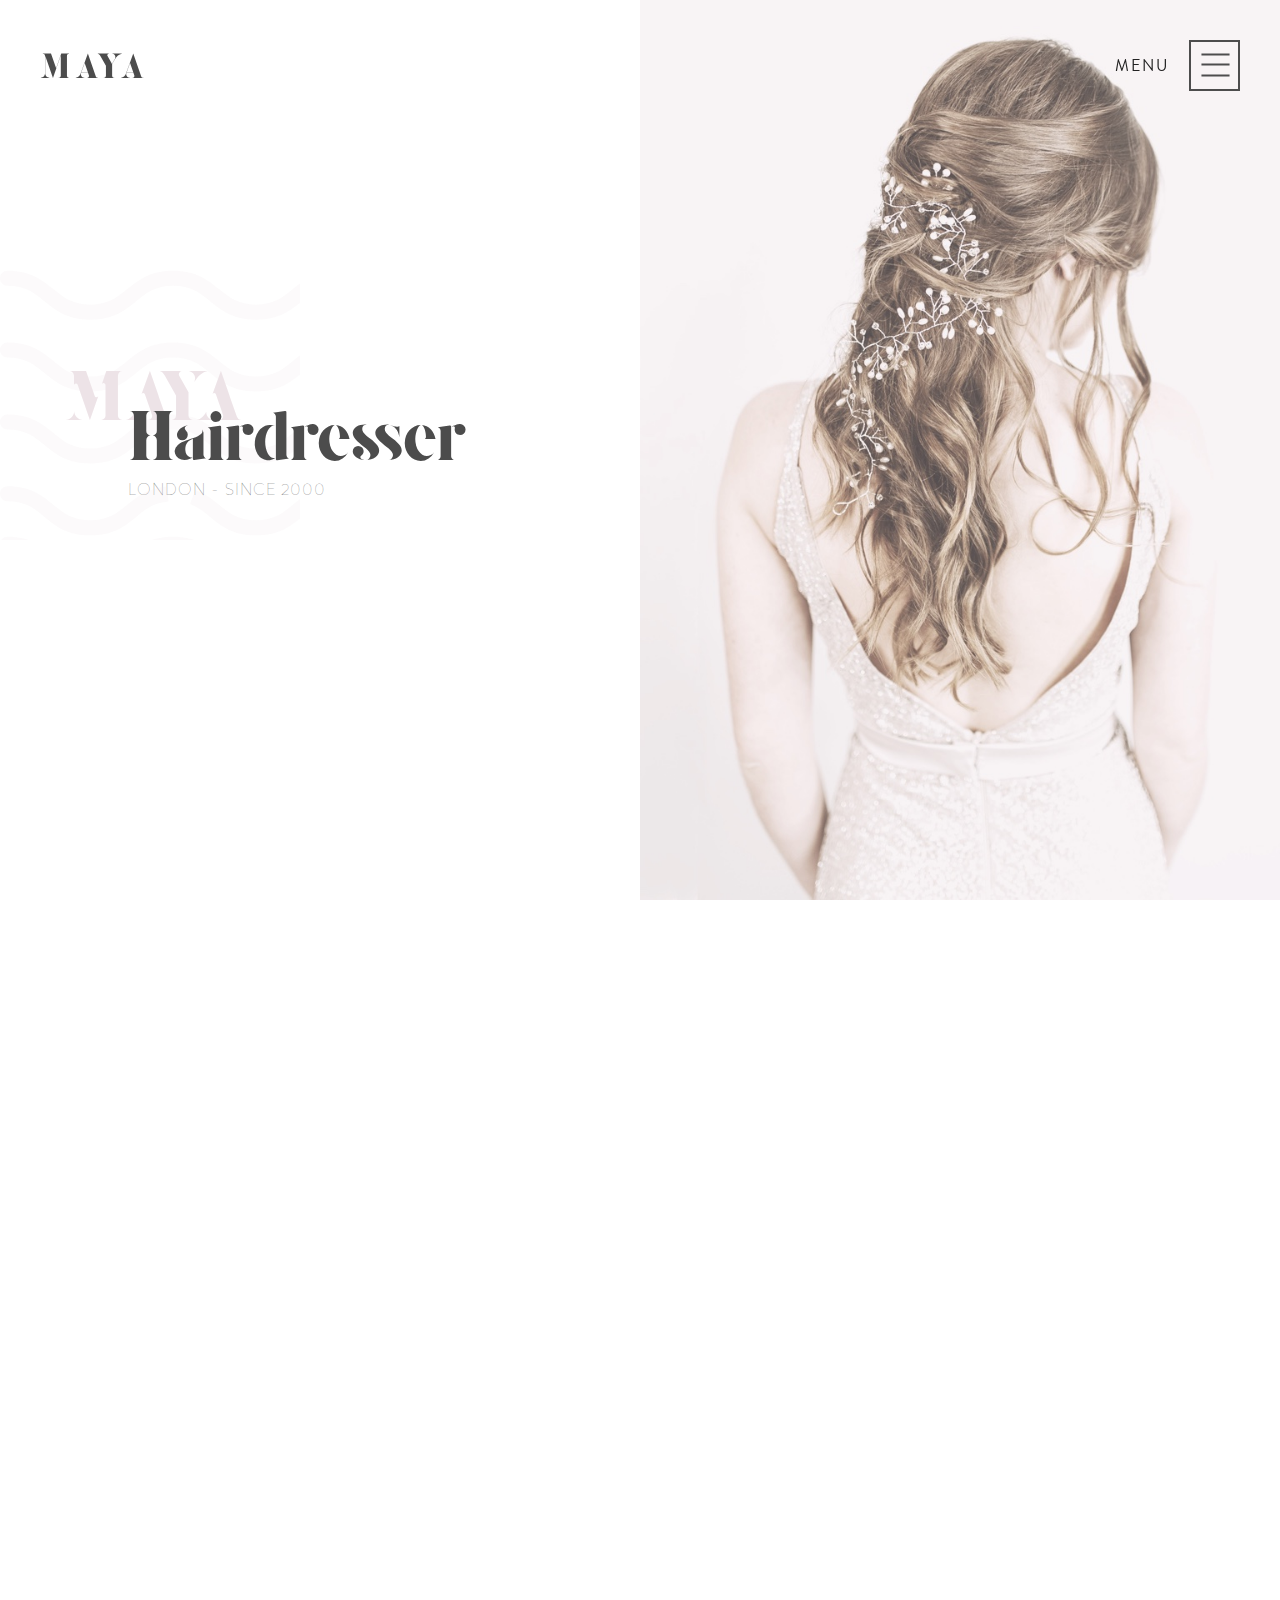
<file: index.html>
<!DOCTYPE html>
<html lang="en">

<head>
	<meta charset="UTF-8">
	<meta name="viewport" content="width=device-width, initial-scale=1.0">
	<meta http-equiv="X-UA-Compatible" content="ie=edge">
	<title>Maya</title>
	<link href="./css/index.css" rel="stylesheet" />
</head>

<body>
	<div class="menu-open">
		<div class="header__top">
			<img src="./Assets/logo.svg" alt="" class="header__logo">
			<div class="header__menu">
				<img src="./Assets/menu_close.svg" alt="" class="header__menu-icon close">
			</div>
		</div>

		<div class="menu-open__items">
			<a href="/Maya/index.html">HOME</a>
			<a href="/Maya/about.html">ABOUT MAYA</a>
			<a href="/Maya/prices.html">PRICES</a>
			<a href="/Maya/contact.html">CONTACT</a>
		</div>
	</div>


	<div class="header__top fixed">
		<img src="./Assets/logo.svg" alt="" class="header__logo">
		<div class="header__menu">

			<p class="header__menu-text">MENU</p>
			<img src="./Assets/menu.svg" alt="" class="header__menu-icon open">
		</div>
	</div>


	<!-- <div class="menu">
		<img src="./Assets/logo.svg" alt="" class="menu__logo">

		<div class="nav">
			<p class="nav__title">MENU</p>
			<img src="./Assets/menu.svg" alt="" class="nav__icon open">
		</div>
	</div> -->

	<div id="fullpage">
		<div class="section">
			<div class="section-one">
				<div class="section-one__text">
					<h1>Hairdresser</h1>
					<h2>LONDON - SINCE 2000</h2>

				</div>
				<div class="section-one__bgc"></div>
			</div>
		</div>
		<div class="section">
			<div class="section-two">

				<div class="section-two__bgc"></div>

				<div class="section-two__text">
					<h1>Your hair experts</h1>
					<p>Lorem ipsum dolor sit amet, consectetur adipisicing elit, sed do eiusmod tempor incididunt ut
						labore et dolore magna aliqua. Ut enim ad minim veniam.</p>
					<a href="/Maya/about.html" class="section-two__button button">Read more</a>

				</div>
			</div>
		</div>

		<div class="section">
			<div class="section-three">

				<div class="section-three__text">
					<h1>Working hours</h1>
					<div class="section-three__details">
						<div class="section-three__single-info">
							<p>Weekdays</p>
							<p>9am - 9pm</p>
						</div>
						<div class="section-three__single-info">
							<p>Saturday</p>
							<p>9am - 9pm</p>
						</div>
						<div class="section-three__single-info">
							<p>Sunday</p>
							<p>9am - 9pm</p>
						</div>

					</div>
					<a href="/Maya/contact.html" class="section-three__button button">Read more</a>

				</div>

				<div class="section-three__bgc"></div>

			</div>
		</div>

		<div class="section">
			<div class="section-four">


				<div class="section-four__bgc"></div>


				<div class="section-four__text">
					<h1>Prices</h1>
					<div class="section-four__details">
						<h2>Ladies hair wash, cut and blowdry</h2>
						<div class="section-four__single-info">
							<p>Short hair</p>
							<p>£45</p>
						</div>
						<div class="section-four__single-info">
							<p>Medium hair</p>
							<p>£60</p>
						</div>
						<div class="section-four__single-info">
							<p>Long hair</p>
							<p>£75</p>
						</div>

					</div>

					<div class="section-four__details">
						<h2>Hair colouring</h2>
						<div class="section-four__single-info">
							<p>Permanent colour</p>
							<p>£45</p>
						</div>
						<div class="section-four__single-info">
							<p>Highlights</p>
							<p>£60</p>
						</div>
						<div class="section-four__single-info">
							<p>Balayage or Ombré</p>
							<p>£75</p>
						</div>

					</div>

					<a href="/Maya/prices.html" class="section-four__button button">Details</a>

				</div>


			</div>
		</div>

	</div>




	<script type="text/javascript" src="./js/fullpage.js"></script>
	<script>
		if (window.innerWidth > 750) {
			var myFullpage = new fullpage('#fullpage', {
				//Navigation
				menu: '#menu',
				lockAnchors: false,
				anchors: ['firstPage', 'secondPage'],
				navigation: false,
				navigationPosition: 'right',
				navigationTooltips: ['firstSlide', 'secondSlide'],
				showActiveTooltip: false,
				slidesNavigation: false,
				slidesNavPosition: 'bottom',

				//Scrolling
				css3: true,
				scrollingSpeed: 700,
				autoScrolling: true,
				fitToSection: true,
				fitToSectionDelay: 1000,
				scrollBar: false,
				easing: 'easeInOutCubic',
				easingcss3: 'ease',
				loopBottom: false,
				loopTop: false,
				loopHorizontal: true,
				continuousVertical: false,
				continuousHorizontal: false,
				scrollHorizontally: false,
				interlockedSlides: false,
				dragAndMove: false,
				offsetSections: false,
				resetSliders: false,
				fadingEffect: false,
				normalScrollElements: '#element1, .element2',
				scrollOverflow: false,
				scrollOverflowReset: false,
				scrollOverflowOptions: null,
				touchSensitivity: 15,
				bigSectionsDestination: null,

				//Accessibility
				keyboardScrolling: true,
				animateAnchor: true,
				recordHistory: true,

				//Design
				controlArrows: true,
				verticalCentered: true,
				sectionsColor: ['#ccc', '#fff'],
				paddingTop: '0px',
				paddingBottom: '0px',
				fixedElements: '#header, .footer',
				responsiveWidth: 0,
				responsiveHeight: 0,
				responsiveSlides: false,
				parallax: false,
				parallaxOptions: {
					type: 'reveal',
					percentage: 62,
					property: 'translate'
				},
				cards: false,
				cardsOptions: {
					perspective: 100,
					fadeContent: true,
					fadeBackground: true
				},

				//Custom selectors
				sectionSelector: '.section',
				slideSelector: '.slide',

				lazyLoading: true,

				//events
				onLeave: function (origin, destination, direction) {},
				afterLoad: function (origin, destination, direction) {},
				afterRender: function () {},
				afterResize: function (width, height) {},
				afterReBuild: function () {},
				afterResponsive: function (isResponsive) {},
				afterSlideLoad: function (section, origin, destination, direction) {},
				onSlideLeave: function (section, origin, destination, direction) {}
			})
		}
	</script>

	<script src="./js/menu.js"></script>
</body>

</html>
</file>
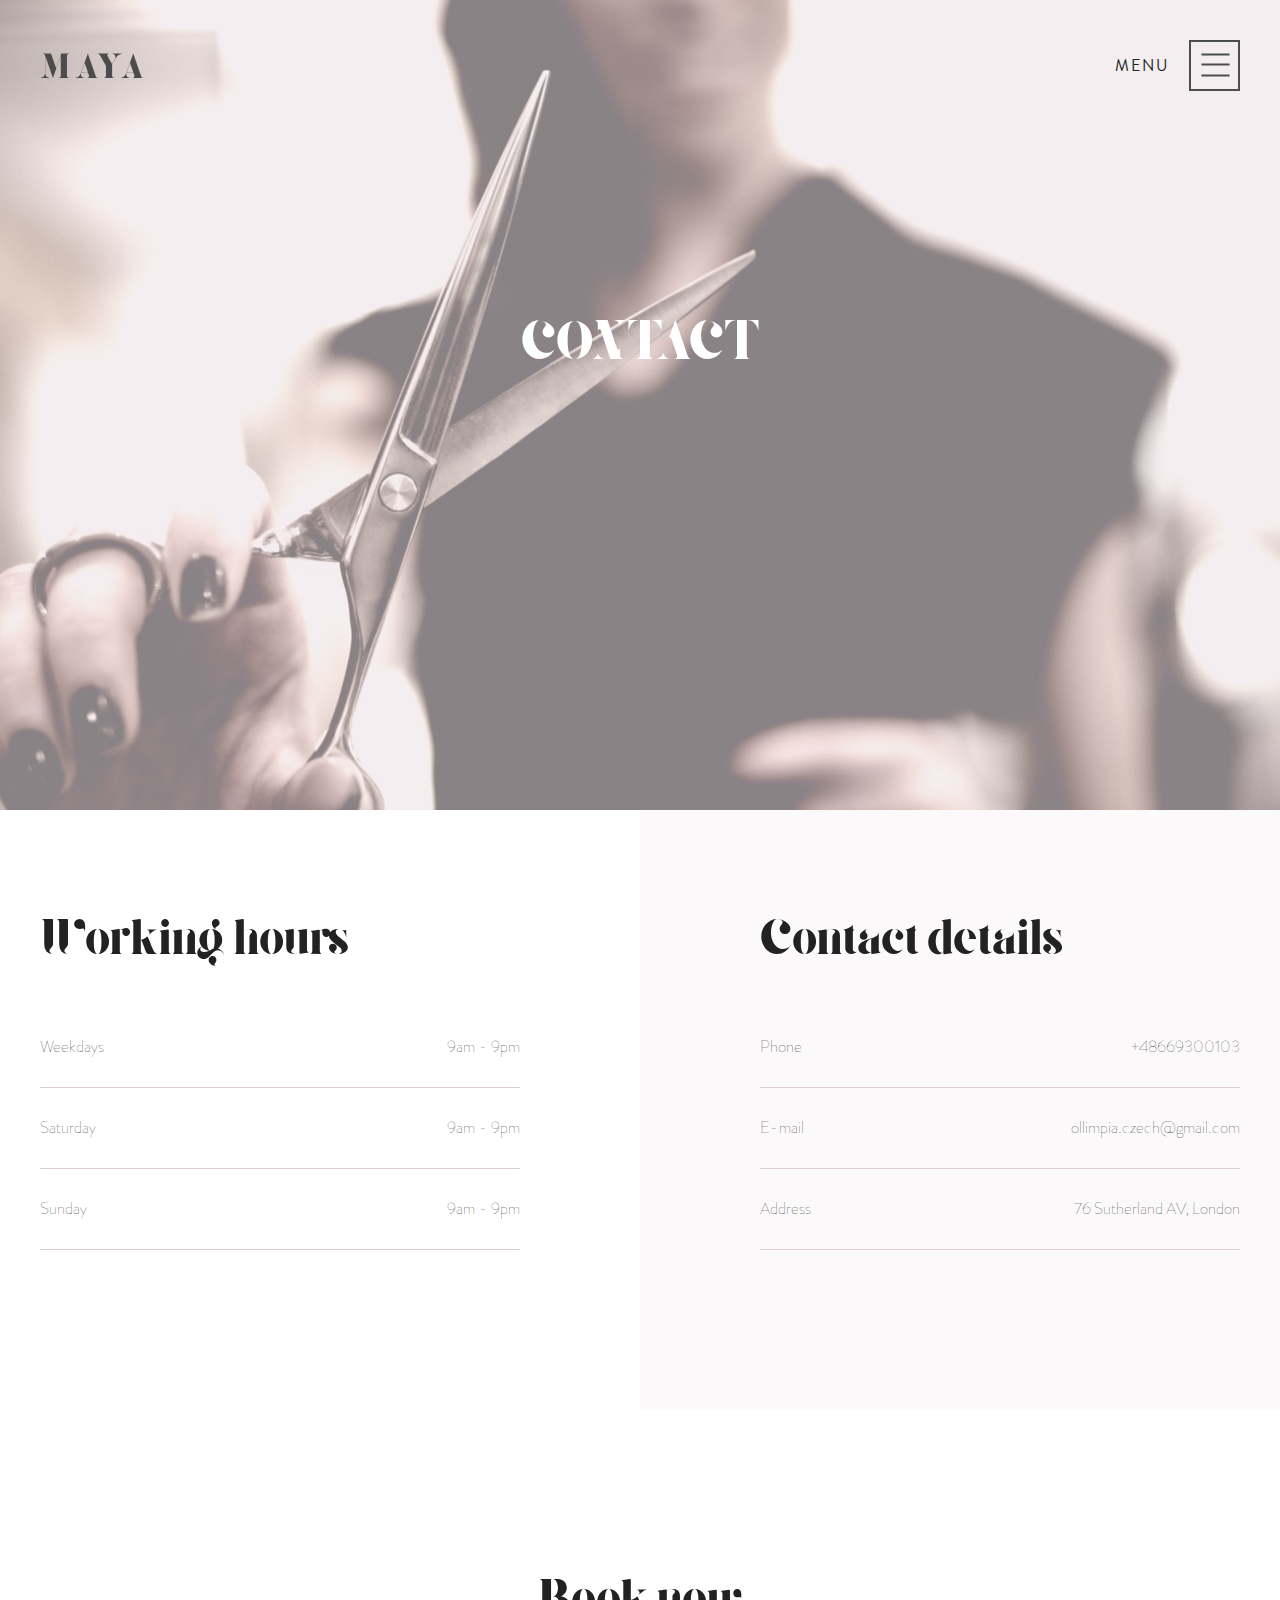
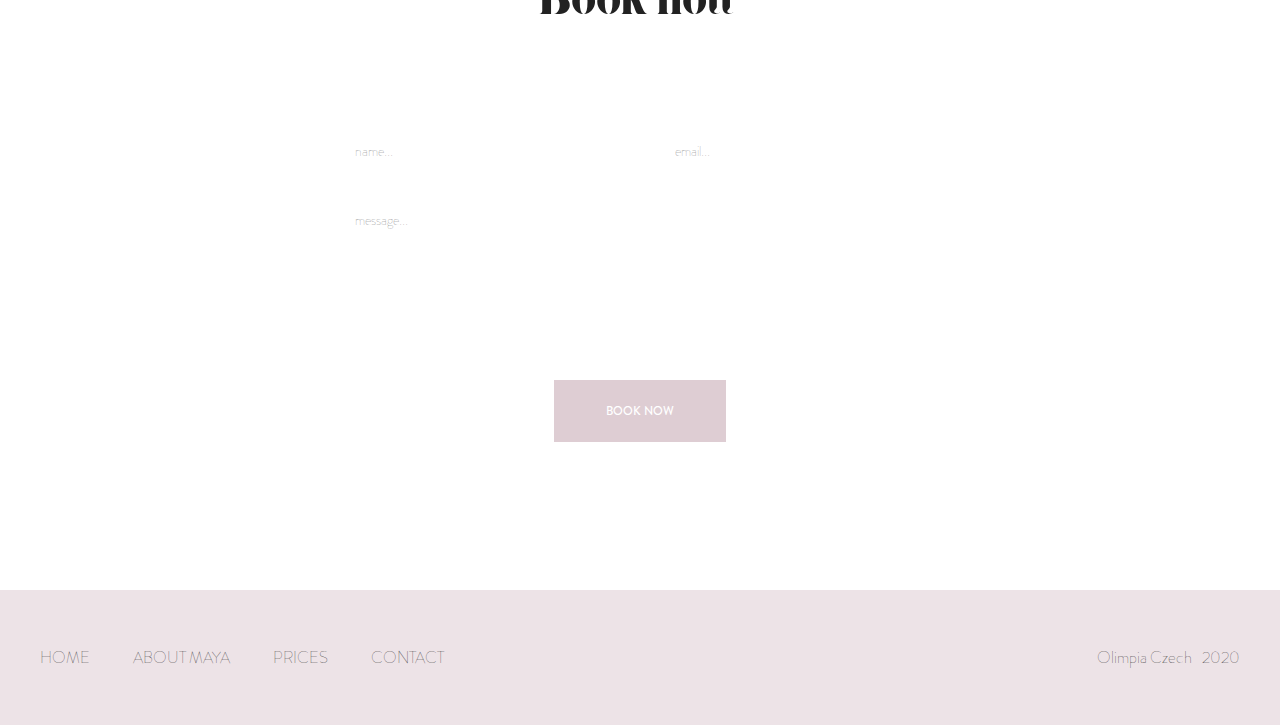
<file: contact.html>
<!DOCTYPE html>
<html lang="en">

<head>
    <meta charset="UTF-8">
    <meta name="viewport" content="width=device-width, initial-scale=1.0">
    <meta http-equiv="X-UA-Compatible" content="ie=edge">
    <title>Contact</title>

    <link href="./css/index.css" rel="stylesheet" />
</head>

<body>
    	<div class="menu-open">
                <div class="header__top">
                    <img src="./Assets/logo.svg" alt="" class="header__logo">
                    <div class="header__menu">
                        <img src="./Assets/menu_close.svg" alt="" class="header__menu-icon close">
                    </div>
                </div>
        
                <div class="menu-open__items">
                    <a href="/Maya/index.html">HOME</a>
                    <a href="/Maya/about.html">ABOUT MAYA</a>
                    <a href="/Maya/prices.html">PRICES</a>
                    <a href="/Maya/contact.html">CONTACT</a>
                </div>
            </div>

    <div class="header contact-bgc">
        <div class="header__top">
            <img src="./Assets/logo.svg" alt="" class="header__logo">
            <div class="header__menu">

                <p class="header__menu-text">MENU</p>
                <img src="./Assets/menu.svg" alt="" class="header__menu-icon open">
            </div>
        </div>

        <div class="header__title">
            <h1>CONTACT</h1>
        </div>

    </div>

    <div class="contact-wrapper">
        <div class="container">
            <section class="contact-box">
                <h1 class="contact-box__title">Working hours</h1>
                <div class="contact-box__details">
                    <div class="contact-box__single-info">
                        <p>Weekdays</p>
                        <p>9am - 9pm</p>
                    </div>
                    <div class="contact-box__single-info">
                        <p>Saturday</p>
                        <p>9am - 9pm</p>
                    </div>
                    <div class="contact-box__single-info">
                        <p>Sunday</p>
                        <p>9am - 9pm</p>
                    </div>

                </div>
            </section>

            <section class="contact-box">

                <h1 class="contact-box__title">Contact details</h1>
                <div class="contact-box__details">
                    <div class="contact-box__single-info">
                        <p>Phone</p>
                        <p>+48669300103</p>
                    </div>
                    <div class="contact-box__single-info">
                        <p>E-mail</p>
                        <p>ollimpia.czech@gmail.com</p>
                    </div>
                    <div class="contact-box__single-info">
                        <p>Address</p>
                        <p>76 Sutherland AV, London</p>
                    </div>

                </div>
            </section>


        </div>
        <div class="pink"></div>





    </div>


    <div class="request-wrapper">
        <div class="request container">
            <h1>Book now</h1>
            <div class="request-form">
                <form action="" class="">
                    <div class="request-form__personal">
                        <div class="request-form__name"> <input type="text" placeholder="name..." class=""></div>
                        <div class="request-form__email"><input type="text" placeholder="email..." class=""></div>
                    </div>
                    <div class="request-form__message"><input type="text" placeholder="message..." class=""></div>
                    <div class="request__button-wrapper">
                        <button class="request__button">Book now</button>
                    </div>
                </form>

            </div>

        </div>
    </div>

    <div class="footer">
            <div class="container">
                <div class="footer__nav">
                    <a href="/Maya/index.html">HOME</a>
                    <a href="/Maya/about.html">ABOUT MAYA</a>
                    <a href="/Maya/prices.html">PRICES</a>
                    <a href="/Maya/contact.html">CONTACT</a>
                </div>
                <div class="copy">
                    <p>Olimpia Czech</p>
                    <p>2020</p>
                </div>
    
    
    
            </div>
    
        </div>









</body>

<script src="./js/menu.js"></script>

</html>
</file>
<file: css/index.css>
@charset "UTF-8";
/*!
 * fullPage 3.0.9
 * https://github.com/alvarotrigo/fullPage.js
 *
 * @license GPLv3 for open source use only
 * or Fullpage Commercial License for commercial use
 * http://alvarotrigo.com/fullPage/pricing/
 *
 * Copyright (C) 2018 http://alvarotrigo.com/fullPage - A project by Alvaro Trigo
 */
html.fp-enabled,
.fp-enabled body {
  margin: 0;
  padding: 0;
  overflow: hidden;
  /*Avoid flicker on slides transitions for mobile phones #336 */
  -webkit-tap-highlight-color: rgba(0, 0, 0, 0);
}

.fp-section {
  position: relative;
  -webkit-box-sizing: border-box;
  /* Safari<=5 Android<=3 */
  /* <=28 */
  box-sizing: border-box;
}

.fp-slide {
  float: left;
}

.fp-slide, .fp-slidesContainer {
  height: 100%;
  display: block;
}

.fp-slides {
  z-index: 1;
  height: 100%;
  overflow: hidden;
  position: relative;
  -webkit-transition: all 0.3s ease-out;
  /* Safari<=6 Android<=4.3 */
  transition: all 0.3s ease-out;
}

.fp-section.fp-table, .fp-slide.fp-table {
  display: table;
  table-layout: fixed;
  width: 100%;
}

.fp-tableCell {
  display: table-cell;
  vertical-align: middle;
  width: 100%;
  height: 100%;
}

.fp-slidesContainer {
  float: left;
  position: relative;
}

.fp-controlArrow {
  -webkit-user-select: none;
  /* webkit (safari, chrome) browsers */
  -moz-user-select: none;
  /* mozilla browsers */
  -khtml-user-select: none;
  /* webkit (konqueror) browsers */
  -ms-user-select: none;
  /* IE10+ */
  position: absolute;
  z-index: 4;
  top: 50%;
  cursor: pointer;
  width: 0;
  height: 0;
  border-style: solid;
  margin-top: -38px;
  -webkit-transform: translate3d(0, 0, 0);
  transform: translate3d(0, 0, 0);
}

.fp-controlArrow.fp-prev {
  left: 15px;
  width: 0;
  border-width: 38.5px 34px 38.5px 0;
  border-color: transparent #fff transparent transparent;
}

.fp-controlArrow.fp-next {
  right: 15px;
  border-width: 38.5px 0 38.5px 34px;
  border-color: transparent transparent transparent #fff;
}

.fp-scrollable {
  overflow: hidden;
  position: relative;
}

.fp-scroller {
  overflow: hidden;
}

.iScrollIndicator {
  border: 0 !important;
}

.fp-notransition {
  -webkit-transition: none !important;
  transition: none !important;
}

#fp-nav {
  position: fixed;
  z-index: 100;
  top: 50%;
  opacity: 1;
  transform: translateY(-50%);
  -ms-transform: translateY(-50%);
  -webkit-transform: translate3d(0, -50%, 0);
}

#fp-nav.fp-right {
  right: 17px;
}

#fp-nav.fp-left {
  left: 17px;
}

.fp-slidesNav {
  position: absolute;
  z-index: 4;
  opacity: 1;
  -webkit-transform: translate3d(0, 0, 0);
  transform: translate3d(0, 0, 0);
  left: 0 !important;
  right: 0;
  margin: 0 auto !important;
}

.fp-slidesNav.fp-bottom {
  bottom: 17px;
}

.fp-slidesNav.fp-top {
  top: 17px;
}

#fp-nav ul,
.fp-slidesNav ul {
  margin: 0;
  padding: 0;
}

#fp-nav ul li,
.fp-slidesNav ul li {
  display: block;
  width: 14px;
  height: 13px;
  margin: 7px;
  position: relative;
}

.fp-slidesNav ul li {
  display: inline-block;
}

#fp-nav ul li a,
.fp-slidesNav ul li a {
  display: block;
  position: relative;
  z-index: 1;
  width: 100%;
  height: 100%;
  cursor: pointer;
  text-decoration: none;
}

#fp-nav ul li a.active span,
.fp-slidesNav ul li a.active span,
#fp-nav ul li:hover a.active span,
.fp-slidesNav ul li:hover a.active span {
  height: 12px;
  width: 12px;
  margin: -6px 0 0 -6px;
  border-radius: 100%;
}

#fp-nav ul li a span,
.fp-slidesNav ul li a span {
  border-radius: 50%;
  position: absolute;
  z-index: 1;
  height: 4px;
  width: 4px;
  border: 0;
  background: #333;
  left: 50%;
  top: 50%;
  margin: -2px 0 0 -2px;
  -webkit-transition: all 0.1s ease-in-out;
  transition: all 0.1s ease-in-out;
}

#fp-nav ul li:hover a span,
.fp-slidesNav ul li:hover a span {
  width: 10px;
  height: 10px;
  margin: -5px 0px 0px -5px;
}

#fp-nav ul li .fp-tooltip {
  position: absolute;
  top: -2px;
  color: #fff;
  font-size: 14px;
  font-family: arial, helvetica, sans-serif;
  white-space: nowrap;
  max-width: 220px;
  overflow: hidden;
  display: block;
  opacity: 0;
  width: 0;
  cursor: pointer;
}

#fp-nav ul li:hover .fp-tooltip,
#fp-nav.fp-show-active a.active + .fp-tooltip {
  -webkit-transition: opacity 0.2s ease-in;
  transition: opacity 0.2s ease-in;
  width: auto;
  opacity: 1;
}

#fp-nav ul li .fp-tooltip.fp-right {
  right: 20px;
}

#fp-nav ul li .fp-tooltip.fp-left {
  left: 20px;
}

.fp-auto-height.fp-section,
.fp-auto-height .fp-slide,
.fp-auto-height .fp-tableCell {
  height: auto !important;
}

.fp-responsive .fp-auto-height-responsive.fp-section,
.fp-responsive .fp-auto-height-responsive .fp-slide,
.fp-responsive .fp-auto-height-responsive .fp-tableCell {
  height: auto !important;
}

/*Only display content to screen readers*/
.fp-sr-only {
  position: absolute;
  width: 1px;
  height: 1px;
  padding: 0;
  overflow: hidden;
  clip: rect(0, 0, 0, 0);
  white-space: nowrap;
  border: 0;
}

@font-face {
  font-family: Giaza;
  src: url(../Assets/Giaza/GiazaStencil.ttf);
}

@font-face {
  font-family: Brandon-light;
  src: url(../Assets/Brandon/Brandon_light.otf);
}

@font-face {
  font-family: Brandon-medium;
  src: url(../Assets/Brandon/Brandon_med.otf);
}

@font-face {
  font-family: Brandon-regular;
  src: url(../Assets/Brandon/Brandon_reg.otf);
}

@font-face {
  font-family: Brandon-thin;
  src: url(../Assets/Brandon/Brandon_thin.otf);
}

* {
  margin: 0;
  padding: 0;
  font-family: 'Brandon-thin';
  font-weight: 100;
  color: #222222;
  outline: none;
}

h1 {
  font-family: Giaza;
  font-size: 50px;
  color: #222222;
}

@media (max-width: 570px) {
  h1 {
    font-size: 38px;
  }
}

p {
  line-height: 40px;
}

.container {
  max-width: 1200px;
  margin: 0 auto;
  width: 100%;
}

.white-txt {
  color: white;
}

.dark-txt {
  color: #222222;
}

.button {
  background-color: #DECDD3;
  text-decoration: none;
  font-family: Brandon-medium;
  font-size: 12px;
  color: white;
  padding: 20px 50px;
  width: 100px;
  text-align: center;
  text-transform: uppercase;
  border: 2px solid transparent;
}

button {
  border: 2px solid transparent;
  background-color: #DECDD3;
  text-decoration: none;
  font-family: Brandon-medium;
  font-size: 12px;
  color: white;
  padding: 20px 50px;
  text-align: center;
  text-transform: uppercase;
}

a:hover {
  border: 2px solid #DECDD3;
  background-color: transparent;
  color: #DECDD3;
}

a {
  -webkit-transition: 0.3s;
  transition: 0.3s;
}

.menu {
  display: -webkit-box;
  display: -ms-flexbox;
  display: flex;
  -webkit-box-pack: justify;
      -ms-flex-pack: justify;
          justify-content: space-between;
  width: 100%;
  position: fixed;
  z-index: 10;
}

.menu__logo {
  padding-left: 20px;
}

.menu .nav {
  display: -webkit-box;
  display: -ms-flexbox;
  display: flex;
  -webkit-box-align: center;
      -ms-flex-align: center;
          align-items: center;
  padding: 20px 20px 0 0;
}

.menu .nav__title {
  padding-right: 20px;
  font-family: Brandon-regular;
}

.section-one {
  display: -webkit-box;
  display: -ms-flexbox;
  display: flex;
  -webkit-box-orient: horizontal;
  -webkit-box-direction: normal;
      -ms-flex-direction: row;
          flex-direction: row;
}

@media (max-width: 750px) {
  .section-one {
    -webkit-box-orient: vertical;
    -webkit-box-direction: normal;
        -ms-flex-direction: column;
            flex-direction: column;
    height: 1000px;
  }
}

.section-one__text {
  display: -webkit-box;
  display: -ms-flexbox;
  display: flex;
  -webkit-box-orient: vertical;
  -webkit-box-direction: normal;
      -ms-flex-direction: column;
          flex-direction: column;
  -webkit-box-pack: center;
      -ms-flex-pack: center;
          justify-content: center;
  width: 50%;
  height: 100vh;
  background-color: white;
}

@media (max-width: 750px) {
  .section-one__text {
    width: 100%;
    -webkit-box-align: center;
        -ms-flex-align: center;
            align-items: center;
    height: 80vh;
  }
}

.section-one__text h1 {
  font-size: 80px;
  color: #4C4C4C;
  padding-left: 20%;
  position: relative;
  z-index: 1;
}

@media (max-width: 1340px) {
  .section-one__text h1 {
    font-size: 70px;
  }
}

@media (max-width: 470px) {
  .section-one__text h1 {
    font-size: 50px;
    padding-left: 10%;
  }
}

.section-one__text h1::before {
  content: 'MAYA';
  color: #EDE3E7;
  left: 10%;
  top: -40px;
  z-index: -5;
  position: absolute;
}

@media (max-width: 470px) {
  .section-one__text h1::before {
    left: 0;
    top: -30px;
  }
}

.section-one__text h2 {
  font-size: 16px;
  color: #656565;
  padding-left: 20%;
  letter-spacing: 1px;
}

.section-one__text h2::after {
  content: "";
  height: 270px;
  width: 300px;
  position: absolute;
  background-image: url("../Assets/wave.svg");
  top: 30%;
  left: 0;
}

.section-one__bgc {
  width: 50%;
  background: url(../Assets/s1.jpg) no-repeat center;
  background-size: cover;
  height: 100vh;
  z-index: 2;
}

@media (max-width: 750px) {
  .section-one__bgc {
    width: 100%;
    -webkit-box-align: center;
        -ms-flex-align: center;
            align-items: center;
    height: 80vh;
  }
}

.section-two {
  display: -webkit-box;
  display: -ms-flexbox;
  display: flex;
}

@media (max-width: 750px) {
  .section-two {
    -webkit-box-orient: vertical;
    -webkit-box-direction: reverse;
        -ms-flex-direction: column-reverse;
            flex-direction: column-reverse;
  }
}

.section-two__bgc {
  width: 50%;
  background: url(../Assets/s2.jpg) no-repeat center;
  background-size: cover;
  height: 100vh;
}

@media (max-width: 750px) {
  .section-two__bgc {
    width: 100%;
    height: 80vh;
    -webkit-box-align: center;
        -ms-flex-align: center;
            align-items: center;
  }
}

.section-two__text {
  display: -webkit-box;
  display: -ms-flexbox;
  display: flex;
  -webkit-box-orient: vertical;
  -webkit-box-direction: normal;
      -ms-flex-direction: column;
          flex-direction: column;
  -webkit-box-pack: center;
      -ms-flex-pack: center;
          justify-content: center;
  width: 50%;
  height: 100vh;
  background-color: white;
}

@media (max-width: 750px) {
  .section-two__text {
    width: 100%;
    height: 80vh;
  }
}

.section-two__text p {
  max-width: 450px;
  padding-left: 20%;
  padding-bottom: 40px;
  z-index: 1;
}

@media (max-width: 960px) {
  .section-two__text p {
    padding-left: 10%;
    padding-right: 10%;
  }
}

.section-two__text h1 {
  padding-left: 20%;
  padding-bottom: 40px;
  position: relative;
  z-index: 1;
}

.section-two__text h1::before {
  content: 'HE';
  color: #FBF9FA;
  font-size: 200px;
  left: 60px;
  top: -60px;
  z-index: -1;
  position: absolute;
}

@media (max-width: 960px) {
  .section-two__text h1 {
    padding-left: 10%;
  }
}

.section-two__button {
  margin-left: 20%;
}

@media (max-width: 960px) {
  .section-two__button {
    margin-left: 10%;
  }
}

.section-three {
  display: -webkit-box;
  display: -ms-flexbox;
  display: flex;
}

@media (max-width: 750px) {
  .section-three {
    -webkit-box-orient: vertical;
    -webkit-box-direction: normal;
        -ms-flex-direction: column;
            flex-direction: column;
  }
}

.section-three__bgc {
  width: 50%;
  background: url(../Assets/s3.jpg) no-repeat center;
  background-size: cover;
  height: 100vh;
}

@media (max-width: 750px) {
  .section-three__bgc {
    width: 100%;
    -webkit-box-align: center;
        -ms-flex-align: center;
            align-items: center;
    height: 80vh;
  }
}

.section-three__text {
  display: -webkit-box;
  display: -ms-flexbox;
  display: flex;
  -webkit-box-orient: vertical;
  -webkit-box-direction: normal;
      -ms-flex-direction: column;
          flex-direction: column;
  -webkit-box-pack: center;
      -ms-flex-pack: center;
          justify-content: center;
  width: 50%;
  height: 100vh;
  background-color: white;
}

@media (max-width: 750px) {
  .section-three__text {
    width: 100%;
    height: 80vh;
  }
}

.section-three__text p {
  max-width: 450px;
  z-index: 1;
}

.section-three__text h1 {
  padding-left: 20%;
  padding-bottom: 40px;
  position: relative;
  z-index: 1;
}

@media (max-width: 470px) {
  .section-three__text h1 {
    padding-left: 10%;
  }
}

.section-three__text h1::before {
  content: 'WH';
  color: #FBF9FA;
  font-size: 200px;
  left: 60px;
  top: -60px;
  z-index: -1;
  position: absolute;
}

@media (max-width: 470px) {
  .section-three__text h1::before {
    left: 20px;
  }
}

.section-three__details {
  display: -webkit-box;
  display: -ms-flexbox;
  display: flex;
  -webkit-box-orient: vertical;
  -webkit-box-direction: normal;
      -ms-flex-direction: column;
          flex-direction: column;
  padding-left: 20%;
  width: 60%;
}

@media (max-width: 470px) {
  .section-three__details {
    padding-left: 10%;
  }
}

.section-three__single-info {
  display: -webkit-box;
  display: -ms-flexbox;
  display: flex;
  -webkit-box-orient: horizontal;
  -webkit-box-direction: normal;
      -ms-flex-direction: row;
          flex-direction: row;
  -webkit-box-pack: justify;
      -ms-flex-pack: justify;
          justify-content: space-between;
  border-bottom: #DECDD3 solid 1px;
  width: 100%;
  padding: 10px 0;
}

.section-three__button {
  margin-left: 20%;
  margin-top: 60px;
  border: 2px solid transparent;
}

@media (max-width: 470px) {
  .section-three__button {
    margin-left: 10%;
  }
}

.section-four {
  display: -webkit-box;
  display: -ms-flexbox;
  display: flex;
}

@media (max-width: 750px) {
  .section-four {
    -webkit-box-orient: vertical;
    -webkit-box-direction: reverse;
        -ms-flex-direction: column-reverse;
            flex-direction: column-reverse;
  }
}

.section-four__bgc {
  width: 50%;
  background: url(../Assets/s4.jpg) no-repeat center;
  background-size: cover;
  height: 100vh;
}

@media (max-width: 750px) {
  .section-four__bgc {
    width: 100%;
    -webkit-box-align: center;
        -ms-flex-align: center;
            align-items: center;
    height: 80vh;
  }
}

.section-four__text {
  display: -webkit-box;
  display: -ms-flexbox;
  display: flex;
  -webkit-box-orient: vertical;
  -webkit-box-direction: normal;
      -ms-flex-direction: column;
          flex-direction: column;
  -webkit-box-pack: center;
      -ms-flex-pack: center;
          justify-content: center;
  width: 50%;
  height: 100vh;
  background-color: white;
}

@media (max-width: 750px) {
  .section-four__text {
    width: 100%;
  }
}

.section-four__text p {
  max-width: 450px;
  z-index: 1;
}

.section-four__text h2 {
  font-size: 20px;
  font-family: Brandon-regular;
}

.section-four__text h1 {
  padding-left: 20%;
  padding-bottom: 40px;
  position: relative;
  z-index: 1;
}

.section-four__text h1::before {
  content: '£';
  color: #FBF9FA;
  font-size: 200px;
  left: 60px;
  top: -60px;
  z-index: -1;
  position: absolute;
}

.section-four__details {
  display: -webkit-box;
  display: -ms-flexbox;
  display: flex;
  -webkit-box-orient: vertical;
  -webkit-box-direction: normal;
      -ms-flex-direction: column;
          flex-direction: column;
  padding-left: 20%;
  padding-bottom: 40px;
  width: 60%;
}

.section-four__single-info {
  display: -webkit-box;
  display: -ms-flexbox;
  display: flex;
  -webkit-box-orient: horizontal;
  -webkit-box-direction: normal;
      -ms-flex-direction: row;
          flex-direction: row;
  -webkit-box-pack: justify;
      -ms-flex-pack: justify;
          justify-content: space-between;
  border-bottom: #DECDD3 solid 1px;
  width: 100%;
  padding: 10px 0;
}

.section-four__button {
  margin-left: 20%;
  margin-top: 10px;
  border: 2px solid transparent;
}

.fixed {
  position: fixed;
  left: 0;
  right: 0;
}

.header {
  background: url(../Assets/about.jpg) no-repeat center;
  height: 90vh;
  background-size: cover;
  background-attachment: fixed;
}

@media (max-width: 750px) {
  .header {
    background: url(../Assets/about_mobile.jpg) no-repeat center;
    height: 70vh;
  }
}

.header__top {
  display: -webkit-box;
  display: -ms-flexbox;
  display: flex;
  -webkit-box-pack: justify;
      -ms-flex-pack: justify;
          justify-content: space-between;
  padding: 40px;
  z-index: 10;
}

.header__menu {
  display: -webkit-box;
  display: -ms-flexbox;
  display: flex;
  -webkit-box-pack: justify;
      -ms-flex-pack: justify;
          justify-content: space-between;
  -webkit-box-align: center;
      -ms-flex-align: center;
          align-items: center;
}

.header__menu-text {
  padding-right: 20px;
  font-family: 'Brandon-regular';
  letter-spacing: 2px;
}

.header__title {
  display: -webkit-box;
  display: -ms-flexbox;
  display: flex;
  -webkit-box-orient: vertical;
  -webkit-box-direction: normal;
      -ms-flex-direction: column;
          flex-direction: column;
  -webkit-box-align: center;
      -ms-flex-align: center;
          align-items: center;
  padding-top: 20vh;
}

@media (max-width: 750px) {
  .header__title {
    padding-top: 15vh;
  }
}

.header__title h1 {
  font-size: 55px;
  color: white;
}

.header__title h2 {
  font-size: 14px;
  color: white;
}

.paragraph-about {
  display: -webkit-box;
  display: -ms-flexbox;
  display: flex;
  -webkit-box-pack: justify;
      -ms-flex-pack: justify;
          justify-content: space-between;
  padding-top: 100px;
  padding-bottom: 100px;
  position: relative;
}

@media (max-width: 900px) {
  .paragraph-about {
    -webkit-box-orient: vertical;
    -webkit-box-direction: normal;
        -ms-flex-direction: column;
            flex-direction: column;
    padding-bottom: 50px;
  }
}

@media (max-width: 470px) {
  .paragraph-about {
    padding-bottom: 0;
  }
}

.paragraph-about__text {
  width: 50%;
}

@media (max-width: 900px) {
  .paragraph-about__text {
    width: 80%;
    -webkit-box-pack: center;
        -ms-flex-pack: center;
            justify-content: center;
    -webkit-box-align: center;
        -ms-flex-align: center;
            align-items: center;
    padding-left: 10%;
    padding-bottom: 30px;
  }
}

@media (max-width: 1024px) {
  .paragraph-about__text {
    padding-left: 5%;
    margin-right: 5%;
  }
}

.paragraph-about__picture {
  display: -webkit-box;
  display: -ms-flexbox;
  display: flex;
}

@media (max-width: 900px) {
  .paragraph-about__picture {
    width: 100%;
    -webkit-box-pack: center;
        -ms-flex-pack: center;
            justify-content: center;
  }
}

.paragraph-about__picture:after {
  content: "";
  position: absolute;
  background-image: url(../Assets/abut-wave.svg);
  width: 388px;
  height: 204px;
  bottom: 0;
  right: -10%;
  z-index: -10;
  overflow: hidden;
}

@media (max-width: 900px) {
  .paragraph-about__picture:after {
    display: none;
  }
}

.paragraph-about__copy {
  line-height: 40px;
  padding-top: 40px;
}

.paragraph-about__img {
  height: 500px;
  border: #FBF9FA solid 60px;
}

@media (max-width: 470px) {
  .paragraph-about__img {
    border: none;
  }
}

.paragraph-about__title {
  font-size: 50px;
  padding-top: 40px;
}

.paragraph-about__title:after {
  content: "HE";
  position: absolute;
  left: -8%;
  top: 10%;
  font-size: 200px;
  color: #FBF9FA;
  z-index: -10;
}

@media (max-width: 750px) {
  .paragraph-about__title:after {
    left: 0%;
    top: 5%;
  }
}

.slider-container {
  position: relative;
}

.slider-container .slider {
  height: 100%;
}

.slide {
  text-align: center;
  padding: 5px;
}

.slide img {
  width: 100%;
  -webkit-transform: translateX(-50%);
          transform: translateX(-50%);
}

.slider-wrapper {
  overflow: hidden;
}

.slider-wrapper .tns-controls button {
  display: none;
}

.brands-wrapper {
  background: url(../Assets/pink_bcg.jpg) no-repeat center;
  width: 100%;
  height: 544px;
}

@media (max-width: 1024px) {
  .brands-wrapper {
    height: 400px;
  }
}

@media (max-width: 750px) {
  .brands-wrapper {
    height: 300px;
  }
}

.brands-wrapper .container {
  display: -webkit-box;
  display: -ms-flexbox;
  display: flex;
  -webkit-box-pack: justify;
      -ms-flex-pack: justify;
          justify-content: space-between;
  -webkit-box-align: center;
      -ms-flex-align: center;
          align-items: center;
  height: 544px;
}

@media (max-width: 1024px) {
  .brands-wrapper .container {
    -ms-flex-pack: distribute;
        justify-content: space-around;
    height: 400px;
  }
}

@media (max-width: 750px) {
  .brands-wrapper .container {
    height: 300px;
  }
}

@media (max-width: 470px) {
  .brands-wrapper .container {
    -webkit-box-orient: vertical;
    -webkit-box-direction: normal;
        -ms-flex-direction: column;
            flex-direction: column;
  }
}

@media (max-width: 750px) {
  .brands-wrapper .container img {
    width: 20%;
  }
}

.footer {
  height: 15vh;
  background-color: #EDE3E7;
}

.footer__nav a {
  text-decoration: none;
  padding-right: 40px;
}

@media (max-width: 570px) {
  .footer__nav a {
    padding-right: 10px;
  }
}

.footer__nav a:hover {
  border: none;
  color: #222222;
}

.footer .container {
  display: -webkit-box;
  display: -ms-flexbox;
  display: flex;
  -webkit-box-pack: justify;
      -ms-flex-pack: justify;
          justify-content: space-between;
  -webkit-box-align: center;
      -ms-flex-align: center;
          align-items: center;
  height: 100%;
}

@media (max-width: 1024px) {
  .footer .container {
    -ms-flex-pack: distribute;
        justify-content: space-around;
  }
}

@media (max-width: 570px) {
  .footer .container {
    -webkit-box-pack: center;
        -ms-flex-pack: center;
            justify-content: center;
    -webkit-box-orient: vertical;
    -webkit-box-direction: normal;
        -ms-flex-direction: column;
            flex-direction: column;
  }
}

.footer .container .copy {
  display: -webkit-box;
  display: -ms-flexbox;
  display: flex;
}

.footer .container .copy p {
  padding-left: 10px;
}

.prices-bgc {
  background-image: url(../Assets/bcg_prices.jpg);
}

@media (max-width: 750px) {
  .prices-bgc {
    background-image: url(../Assets/prices_mobile.jpg);
  }
}

.white-txt {
  color: white;
}

.women {
  padding-top: 100px;
}

.women h1 {
  position: relative;
  padding: 40px 0;
}

@media (max-width: 1024px) {
  .women h1 {
    padding-left: 5%;
  }
}

.women h1:after {
  content: "WH";
  position: absolute;
  left: -8%;
  top: -8%;
  font-size: 250px;
  color: #FBF9FA;
  z-index: -10;
}

@media (max-width: 470px) {
  .women h1:after {
    left: 0;
    top: -40%;
  }
}

.women p {
  font-size: 20px;
}

@media (max-width: 1024px) {
  .women p {
    padding: 0 5%;
  }
}

@media (max-width: 1024px) {
  .women .book-button {
    margin-left: 5%;
  }
}

.prices {
  display: -webkit-box;
  display: -ms-flexbox;
  display: flex;
  -webkit-box-orient: horizontal;
  -webkit-box-direction: normal;
      -ms-flex-direction: row;
          flex-direction: row;
  -webkit-box-pack: justify;
      -ms-flex-pack: justify;
          justify-content: space-between;
  padding-top: 60px;
  margin-bottom: 100px;
}

@media (max-width: 470px) {
  .prices {
    -webkit-box-orient: vertical;
    -webkit-box-direction: normal;
        -ms-flex-direction: column;
            flex-direction: column;
    -webkit-box-align: center;
        -ms-flex-align: center;
            align-items: center;
    margin-bottom: 40px;
  }
}

.prices__box {
  width: 40%;
  font-size: 20px;
}

@media (max-width: 1024px) {
  .prices__box {
    width: 45%;
    padding-left: 5%;
    padding-right: 5%;
  }
}

@media (max-width: 470px) {
  .prices__box {
    width: 90%;
    padding-bottom: 30px;
  }
}

@media (max-width: 1024px) {
  .prices__box p {
    padding: 0;
  }
}

.prices__box h2 {
  font-size: 20px;
  font-family: Brandon-regular;
  padding-bottom: 20px;
}

@media (max-width: 570px) {
  .prices__box h2 {
    font-size: 18px;
  }
}

.prices__single-price {
  display: -webkit-box;
  display: -ms-flexbox;
  display: flex;
  -webkit-box-orient: horizontal;
  -webkit-box-direction: normal;
      -ms-flex-direction: row;
          flex-direction: row;
  -webkit-box-pack: justify;
      -ms-flex-pack: justify;
          justify-content: space-between;
  -webkit-box-align: center;
      -ms-flex-align: center;
          align-items: center;
  padding: 20px 0;
  border-bottom: #DECDD3 solid 1px;
}

.men {
  background: url(../Assets/bcg_men.jpg) no-repeat center;
  background-size: cover;
  margin-top: 100px;
  padding-bottom: 100px;
}

@media (max-width: 470px) {
  .men {
    margin-top: 65px;
    padding-bottom: 65px;
    background-size: cover;
  }
}

.men .prices__box h2 {
  color: white;
}

.men .prices__single-price {
  border-bottom: #676767 solid 1px;
}

.men h1 {
  position: relative;
  padding: 150px 0 60px 0;
  z-index: 10;
  color: white;
}

@media (max-width: 1024px) {
  .men h1 {
    padding-left: 5%;
  }
}

.men h1:after {
  content: "MH";
  position: absolute;
  left: -8%;
  top: 20%;
  font-size: 250px;
  color: #525151;
  opacity: 70%;
  z-index: -1;
}

.men p {
  font-size: 20px;
  color: white;
}

@media (max-width: 1024px) {
  .men p {
    padding: 0 5%;
  }
}

.men .book-button {
  background-color: white;
  text-decoration: none;
  font-family: Brandon-medium;
  color: #545454;
  padding: 20px 50px;
  border: 2px solid transparent;
}

.men .book-button:hover {
  border: 2px solid #DECDD3;
  background-color: transparent;
  color: #DECDD3;
}

@media (max-width: 1024px) {
  .men .book-button {
    margin-left: 5%;
  }
}

.contact-bgc {
  background-image: url(../Assets/contact.jpg);
}

@media (max-width: 750px) {
  .contact-bgc {
    background-image: url(../Assets/contact_mobile.jpg);
  }
}

.contact-wrapper {
  position: relative;
}

.contact-wrapper .container {
  display: -webkit-box;
  display: -ms-flexbox;
  display: flex;
  -webkit-box-pack: justify;
      -ms-flex-pack: justify;
          justify-content: space-between;
}

@media (max-width: 470px) {
  .contact-wrapper .container {
    -webkit-box-orient: vertical;
    -webkit-box-direction: normal;
        -ms-flex-direction: column;
            flex-direction: column;
    -webkit-box-pack: center;
        -ms-flex-pack: center;
            justify-content: center;
    -webkit-box-align: center;
        -ms-flex-align: center;
            align-items: center;
  }
}

.contact-wrapper .container .contact-box {
  width: 40%;
  background-color: transparent;
  padding-bottom: 100px;
}

@media (max-width: 1024px) {
  .contact-wrapper .container .contact-box {
    width: 50%;
    padding: 0 5%;
  }
}

@media (max-width: 570px) {
  .contact-wrapper .container .contact-box {
    width: 80%;
  }
}

.contact-wrapper .container .contact-box__title {
  padding: 100px 0 40px 0;
}

@media (max-width: 750px) {
  .contact-wrapper .container .contact-box__title {
    padding: 50px 0 20px 0;
    font-size: 38px;
  }
}

.contact-wrapper .container .contact-box__details {
  display: -webkit-box;
  display: -ms-flexbox;
  display: flex;
  -webkit-box-orient: vertical;
  -webkit-box-direction: normal;
      -ms-flex-direction: column;
          flex-direction: column;
}

.contact-wrapper .container .contact-box__single-info {
  display: -webkit-box;
  display: -ms-flexbox;
  display: flex;
  -webkit-box-pack: justify;
      -ms-flex-pack: justify;
          justify-content: space-between;
  border-bottom: #DECDD3 solid 1px;
  padding: 20px 0;
}

.pink {
  background-color: #FBF9FA;
  position: absolute;
  right: 0;
  top: 0;
  height: 600px;
  width: 50%;
  z-index: -1;
}

@media (max-width: 470px) {
  .pink {
    display: none;
  }
}

.request-wrapper {
  display: -webkit-box;
  display: -ms-flexbox;
  display: flex;
  -webkit-box-pack: center;
      -ms-flex-pack: center;
          justify-content: center;
  -webkit-box-align: center;
      -ms-flex-align: center;
          align-items: center;
  background-image: url(../Assets/book.jpg);
  margin-top: 40px;
  background-size: cover;
  background-attachment: fixed;
  height: 800px;
}

.request-wrapper .request {
  display: -webkit-box;
  display: -ms-flexbox;
  display: flex;
  -webkit-box-orient: vertical;
  -webkit-box-direction: normal;
      -ms-flex-direction: column;
          flex-direction: column;
  -webkit-box-align: center;
      -ms-flex-align: center;
          align-items: center;
  background-color: rgba(255, 255, 255, 0.5);
  height: 80%;
}

.request-wrapper .request__button-wrapper {
  display: -webkit-box;
  display: -ms-flexbox;
  display: flex;
  -webkit-box-pack: center;
      -ms-flex-pack: center;
          justify-content: center;
}

.request-wrapper .request button {
  cursor: pointer;
  -webkit-transition: 0.3s;
  transition: 0.3s;
  text-align: right;
  margin-top: 50px;
}

.request-wrapper .request button:hover {
  border: 2px solid #DECDD3;
  background-color: transparent;
  color: #DECDD3;
}

.request-wrapper .request h1 {
  padding: 100px 0;
}

@media (max-width: 570px) {
  .request-wrapper .request h1 {
    padding: 50px 0;
  }
}

.request-wrapper .request h2 {
  margin-bottom: -20px;
  margin-top: 50px;
  font-size: 20px;
}

.request-wrapper .request .request-form {
  display: -webkit-box;
  display: -ms-flexbox;
  display: flex;
  -webkit-box-orient: vertical;
  -webkit-box-direction: normal;
      -ms-flex-direction: column;
          flex-direction: column;
  width: 50%;
}

.request-wrapper .request .request-form__personal {
  display: -webkit-box;
  display: -ms-flexbox;
  display: flex;
  -webkit-box-pack: justify;
      -ms-flex-pack: justify;
          justify-content: space-between;
  padding-bottom: 20px;
  width: calc(100% - 8px);
}

@media (max-width: 570px) {
  .request-wrapper .request .request-form__personal {
    -webkit-box-orient: vertical;
    -webkit-box-direction: normal;
        -ms-flex-direction: column;
            flex-direction: column;
  }
}

.request-wrapper .request .request-form__name {
  width: 46%;
}

@media (max-width: 570px) {
  .request-wrapper .request .request-form__name {
    width: 100%;
    margin-bottom: 10px;
  }
}

.request-wrapper .request .request-form__name input {
  width: 97%;
  padding: 15px;
}

.request-wrapper .request .request-form__email {
  width: 46%;
}

@media (max-width: 570px) {
  .request-wrapper .request .request-form__email {
    width: 100%;
  }
}

.request-wrapper .request .request-form__email input {
  width: 97%;
  padding: 15px;
}

.request-wrapper .request .request-form__message {
  width: 100%;
}

.request-wrapper .request .request-form__message input {
  width: 100%;
  padding: 15px 0 100px 15px;
}

.request-wrapper .request .request-form input {
  background-color: white;
  border: none;
}

.request-wrapper .request .request-form input:focus {
  outline: none;
  border: 1px solid #DECDD3;
  background-color: #FBF9FA;
}

.menu-open {
  width: 100vw;
  height: 100vh;
  position: fixed;
  top: 0;
  left: 0;
  bottom: 0;
  right: 0;
  background: url(../Assets/menu_bgc.jpg) no-repeat;
  background-size: 100%;
  z-index: 100;
  -webkit-transform: translateY(-100%);
          transform: translateY(-100%);
  -webkit-transition: 0.6s;
  transition: 0.6s;
  overflow: hidden;
}

@media (max-width: 750px) {
  .menu-open {
    background: url(../Assets/menu_bgc_mobile.jpg) no-repeat;
    background-size: cover;
  }
}

.menu-open__active {
  -webkit-transform: translateY(0%);
          transform: translateY(0%);
}

.menu-open__items {
  display: -webkit-box;
  display: -ms-flexbox;
  display: flex;
  -webkit-box-pack: center;
      -ms-flex-pack: center;
          justify-content: center;
  padding: 28vh;
}

@media (max-width: 750px) {
  .menu-open__items {
    -webkit-box-orient: vertical;
    -webkit-box-direction: normal;
        -ms-flex-direction: column;
            flex-direction: column;
    -webkit-box-align: center;
        -ms-flex-align: center;
            align-items: center;
    padding: 50px 0;
  }
}

.menu-open__items a {
  text-decoration: none;
  padding: 20px 40px;
  font-size: 20px;
  font-family: Brandon-regular;
  border: 1px solid transparent;
  color: #222222;
}

.menu-open__items a:hover {
  border: 1px solid #222222;
}

.menu-open__navigation {
  display: -webkit-box;
  display: -ms-flexbox;
  display: flex;
  -webkit-box-pack: justify;
      -ms-flex-pack: justify;
          justify-content: space-between;
}

.menu-open .nav {
  display: -webkit-box;
  display: -ms-flexbox;
  display: flex;
  -webkit-box-align: center;
      -ms-flex-align: center;
          align-items: center;
  padding: 20px 20px 0 0;
  z-index: 101;
}
/*# sourceMappingURL=index.css.map */
</file>
